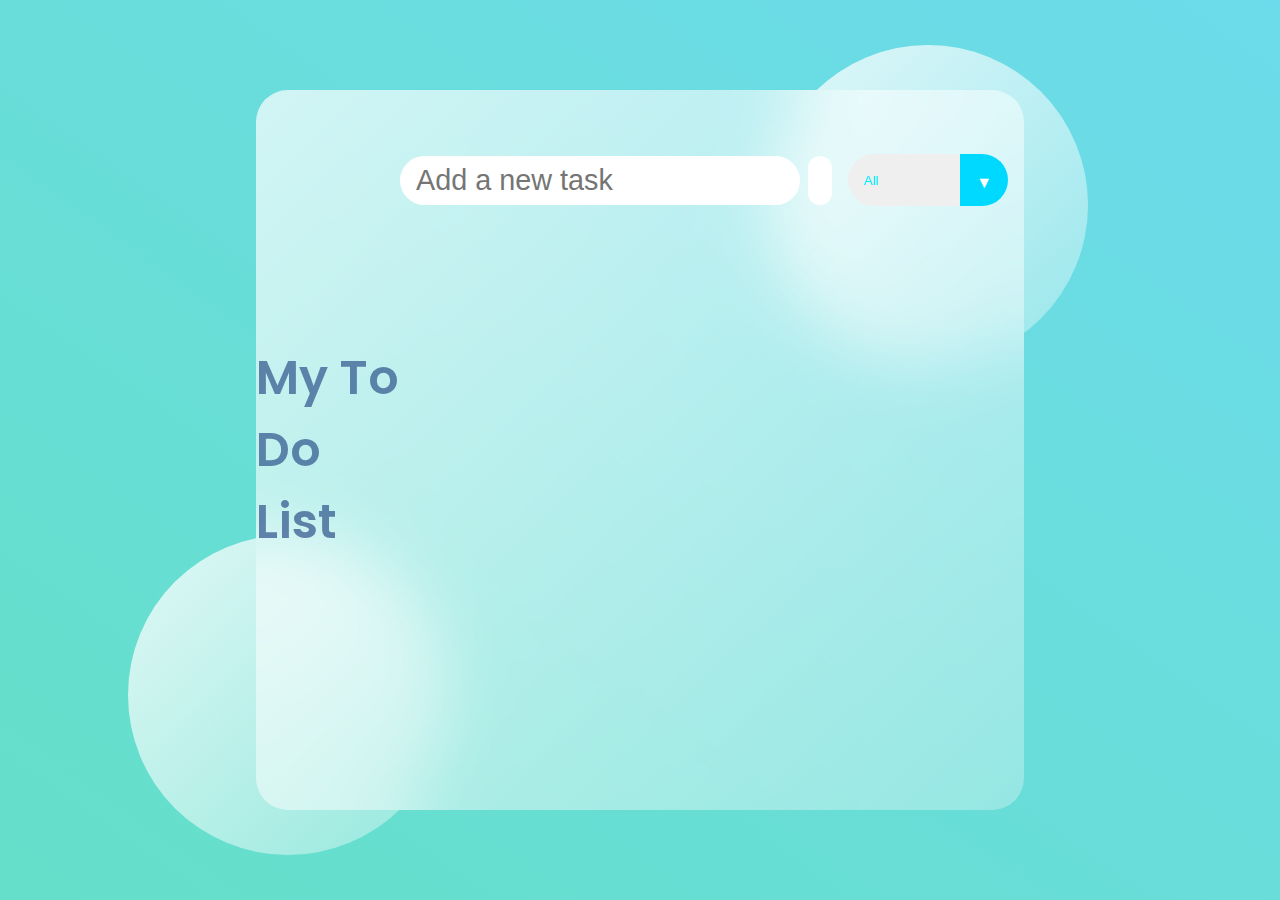
<file: to do list/Todo-List-App-main/Todo-List-App-main/index.html>
<!DOCTYPE html>
<html lang="en">

<head>
    <meta charset="UTF-8">
    <meta http-equiv="X-UA-Compatible" content="IE=edge">
    <meta name="viewport" content="width=device-width, initial-scale=1.0">
    <!-- Google Fonts -->
    <link rel="preconnect" href="https://fonts.googleapis.com">
    <link rel="preconnect" href="https://fonts.gstatic.com" crossorigin>
    <link href="https://fonts.googleapis.com/css2?family=Poppins&display=swap" rel="stylesheet">
    <!-- Font Awesome cdn css -->
    <link rel="stylesheet" href="https://cdnjs.cloudflare.com/ajax/libs/font-awesome/5.15.3/css/all.min.css"
        integrity="sha512-iBBXm8fW90+nuLcSKlbmrPcLa0OT92xO1BIsZ+ywDWZCvqsWgccV3gFoRBv0z+8dLJgyAHIhR35VZc2oM/gI1w=="
        crossorigin="anonymous" referrerpolicy="no-referrer" />
    <link rel="stylesheet" href="./styles.css">
    <title>To Do List</title>
</head>

<body>


    <main>
        <section class="glass">
            
            <header>
                <h1>My To Do List</h1>
            </header>
            <div class="content-center">
                <form action="">
                    <input type="text" class="todo-input" placeholder="Add a new task" required>
                    <button class="todo-button" type="submit">
                        <i class="fas fa-plus-circle fa-lg"></i>
                    </button>
                    <div class="select">
                        <select name="todos" class="filter-todo">
                            <option value="all">All</option>
                            <option value="completed">Completed</option>
                            <option value="incomplete">Incomplete</option>
                        </select>
                    </div>
                </form>
                <div class="todo-container">
                    <ul class="todo-list"></ul>
                </div>
            </div>
        </section>
    </main>
    <div class="circle1"></div>
    <div class="circle2"></div>




    <script src="./script.js"></script>

</body>

</html>
</file>
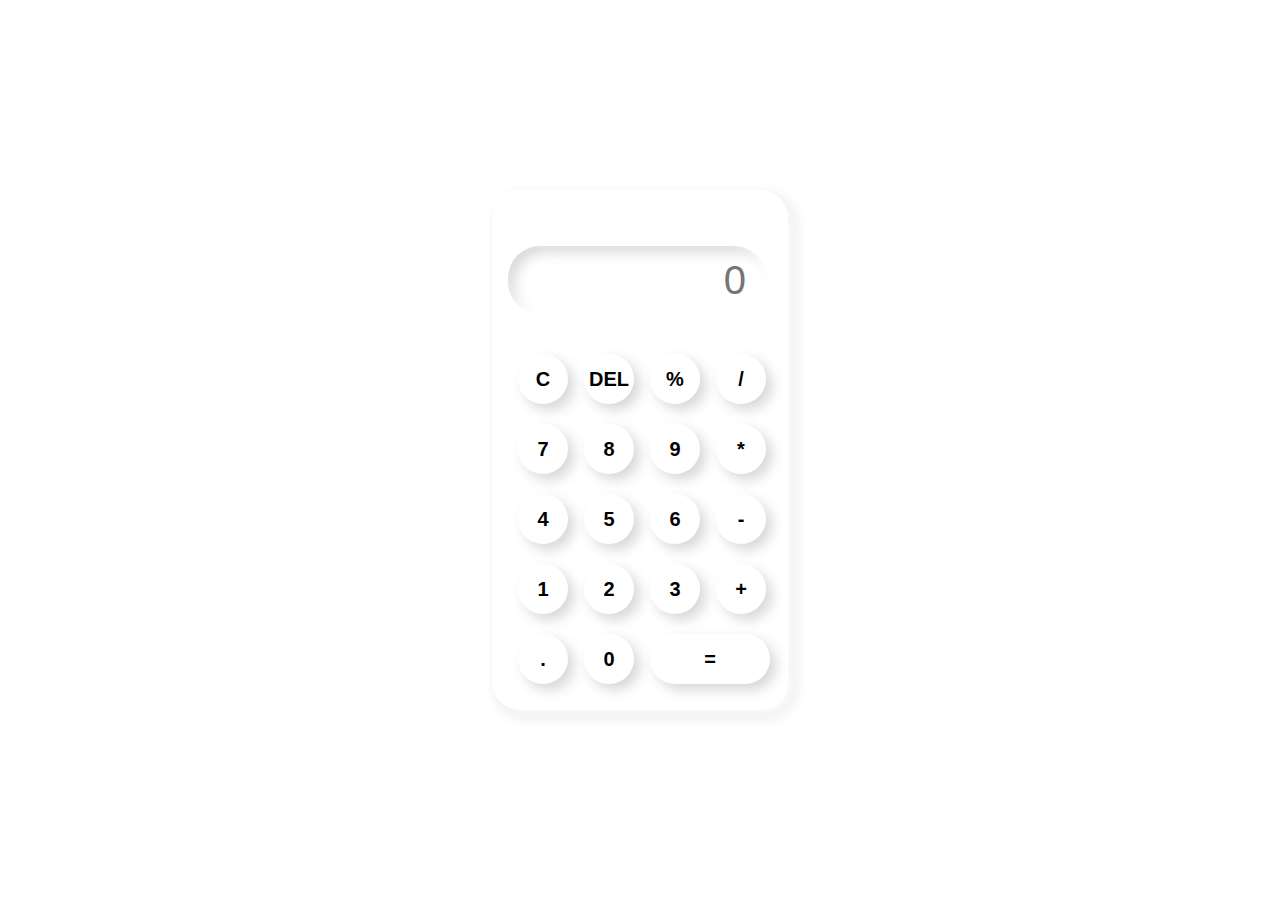
<file: Calculator/calculator.html>
<!DOCTYPE html>
<html lang="en">
<head>
    <meta charset="UTF-8">
    <meta name="viewport" content="width=device-width, initial-scale=1.0">
    <link rel="stylesheet" href="calculator.css">
    <title>Calculator</title>
</head>
<body>
    <div class="container">
        <div class="calc">
            <input type="text" id="inputext" placeholder="0">
            <button onclick="clr()">C</button>
            <button onclick="del()">DEL</button>
            <button onclick="calculate('%')">%</button>
            <button onclick="calculate('/')">/</button>
            <button onclick="calculate(7)">7</button>
            <button onclick="calculate(8)">8</button>
            <button onclick="calculate(9)">9</button>
            <button onclick="calculate('*')">*</button>
            <button onclick="calculate(4)">4</button>
            <button onclick="calculate(5)">5</button>
            <button onclick="calculate(6)">6</button>
            <button onclick="calculate('-')">-</button>
            <button onclick="calculate(1)">1</button>
            <button onclick="calculate(2)">2</button>
            <button onclick="calculate(3)">3</button>
            <button onclick="calculate('+')">+</button>
            <button onclick="calculate('.')">.</button>
            <button onclick="calculate(0)">0</button>
            <button class="equal" onclick="Result()">=</button>
        </div>
    </div>
    <script src="calculator.js"></script>
</body>
</html>
</file>
<file: to do list/Todo-List-App-main/Todo-List-App-main/styles.css>
* {
    margin: 0;
    padding: 0;
    box-sizing: border-box;
}

body {
    background-color: mediumslateblue;
    color: white;
    font-family: "Poppins", sans-serif;
    min-height: 100vh;
}

header {
    color: aquamarine;
    font-size: 3rem;
    background-color: transparent;
}

header, 
form {
    min-height: 20vh;
    display: flex;
    justify-content: center;
    align-items: center;
}

form input, 
form button {
    padding: 0.5rem;
    padding-left: 1rem;
    font-size: 1.8rem;
    border: none;
    background: white;
    border-radius: 2rem;
}

form button {
    color: rgb(0, 255, 251);
    background: white;
    cursor: pointer;
    transition: all 0.3 ease;
    margin-left: 0.5rem;
}

form button:hover {
    color: white;
    background: rgb(0, 255, 247);
}

.fa-plus-circle {
    margin-top: 0.3rem;
    margin-left: -8px;
}

.todo-container {
    display: flex;
    justify-content: center;
    align-items: center;
}

.todo-list {
    margin: 30px;
    min-width: 120%;
    list-style: none;
}

.todo {
    margin: 0.5rem;
    padding-left: 0.5rem;
    background: white;
    color: black;
    font-size: 1.5rem;
    display: flex;
    justify-content: space-between;
    align-items: center;
    transition: 0.5s;
    border-radius: 2rem;
}

.todo-datetime {
    font-size: 0.5rem;
    color: #888;
    margin-left: 10px;
}


.todo li {
    flex: 1;
}

.trash-btn, 
.complete-btn {
    color: white;
    border: none;
    padding: 1rem;
    cursor: pointer;
    font-size: 1.5rem;
}

.complete-btn {
    background: rgb(0, 217, 255);
}

.trash-btn {
    border-top-right-radius: 1.75rem;
    border-bottom-right-radius: 1.75rem;
    background: rgb(171, 171, 171);
}

.todo-item {
    padding: 0rem 0.5rem;
}

.fa-trash, 
.fa-check-circle {
    pointer-events: none;
}

.completed {
    text-decoration: line-through;
    opacity: 0.5;
}

.slide {
    transform: translateX(10rem);
    opacity: 0;
}

select {
    -webkit-appearance: none;
    -moz-appearance: none;
    appearance: none;
    outline: none;
    border: none;
}

.select {
    margin: 1rem;
    position: relative;
    overflow: hidden;
    border-radius: 50px;
}

select {
    color:rgb(0, 238, 255);
    width: 10rem;
    height: 3.2rem;
    cursor: pointer;
    padding: 1rem;
}

.select::after {
    content: "\25BC";
    position: absolute;
    background:rgb(0, 217, 255);
    top: 0;
    right: 0;
    padding: 1rem;
    pointer-events: none;
    transition: all 0.3s ease;
}

.select::hover::after {
    background: white;
    color: rgb(12, 179, 212);
}

  
  h1 {
    color: #426696;
    font-weight: 600;
    font-size: 3rem;
    opacity: 0.8;
  }
  h2,
  p {
    color: #658ec6;
    font-weight: 500;
    opacity: 0.8;
  }
  
  h3 {
    color: #426696;
    font-weight: 600;
    opacity: 0.8;
  }
  
  main {
    font-family: "Poppins", sans-serif;
    min-height: 100vh;
    background: linear-gradient(to right top, #65dfc9, #6cdbeb);
    display: flex;
    align-items: center;
    justify-content: center;
  }
  
  .glass {
    background: white;
    min-height: 80vh;
    width: 60%;
    background: linear-gradient(
      to right bottom,
      rgba(255, 255, 255, 0.7),
      rgba(255, 255, 255, 0.3)
    );
    border-radius: 2rem;
    z-index: 2;
    backdrop-filter: blur(2rem);
    display: flex;
  }
  .circle1,
  .circle2 {
    background: white;
    background: linear-gradient(
      to right bottom,
      rgba(255, 255, 255, 0.8),
      rgba(255, 255, 255, 0.3)
    );
    height: 20rem;
    width: 20rem;
    position: absolute;
    border-radius: 50%;
  }
  
  .circle1 {
    top: 5%;
    right: 15%;
  }
  .circle2 {
    bottom: 5%;
    left: 10%;
  }

  .content-center {
    display: flex;
    flex-direction: column;
    align-items: center;
    justify-content: center;
    height: 100%;
}

.todo-container {
    width: 100%; /* Ensure the checklist spans the full width */
    max-width: 400px; /* Adjust this value as needed */
}

.header-container {
    position: absolute;
    top: 0;
    left: 0;
    padding: 20px; /* Adjust padding as needed */
    z-index: 2;
}
</file>
<file: Calculator/calculator.css>
* {
    margin: 0;
    padding: 0;
    box-sizing: border-box;
    outline: none;
    font-family: sans-serif;
    background-color: white;
}

.container {
    height: 100vh;
    display: flex;
    align-items: center;
    justify-content: center;
    background-color: white;
}

.calc {
    box-shadow: 6px 6px 13px #fff, 6px 6px 13px rgba(0, 0, 0, .16);
    border-radius: 28px;
    padding: 16px;
    display: grid;
    grid-template-columns: repeat(4, 66px);
}

input {
    grid-column: span 4;
    height: 68px;
    width: 258px;
    box-shadow: inset -6px -6px 13px #fff,
        inset 6px 6px 13px rgba(0, 0, 0, .16);
    background-color: white;
    border: none;
    border-radius: 32px;
    color: rgb(26, 25, 25);
    text-align: end;
    margin: 40px 0px 30px 0px;
    padding: 20px;
    font-size: 40px;

}

button {
    box-shadow: inset 6px 6px 13px #fff,
        6px 6px 13px rgba(0, 0, 0, .16);
    background-color: white;
    border: none;
    border-radius: 50%;
    width: 50px;
    height: 50px;
    margin: 10px;
    font-weight: bold;
    font-size: 20px;

}

.equal {
    width: 120px;
    border-radius: 42px;
    box-shadow: inset 6px 6px 13px #fff,
        6px 6px 13px rgba(0, 0, 0, .16);
    background-color: white;
    border: none;

}
</file>
